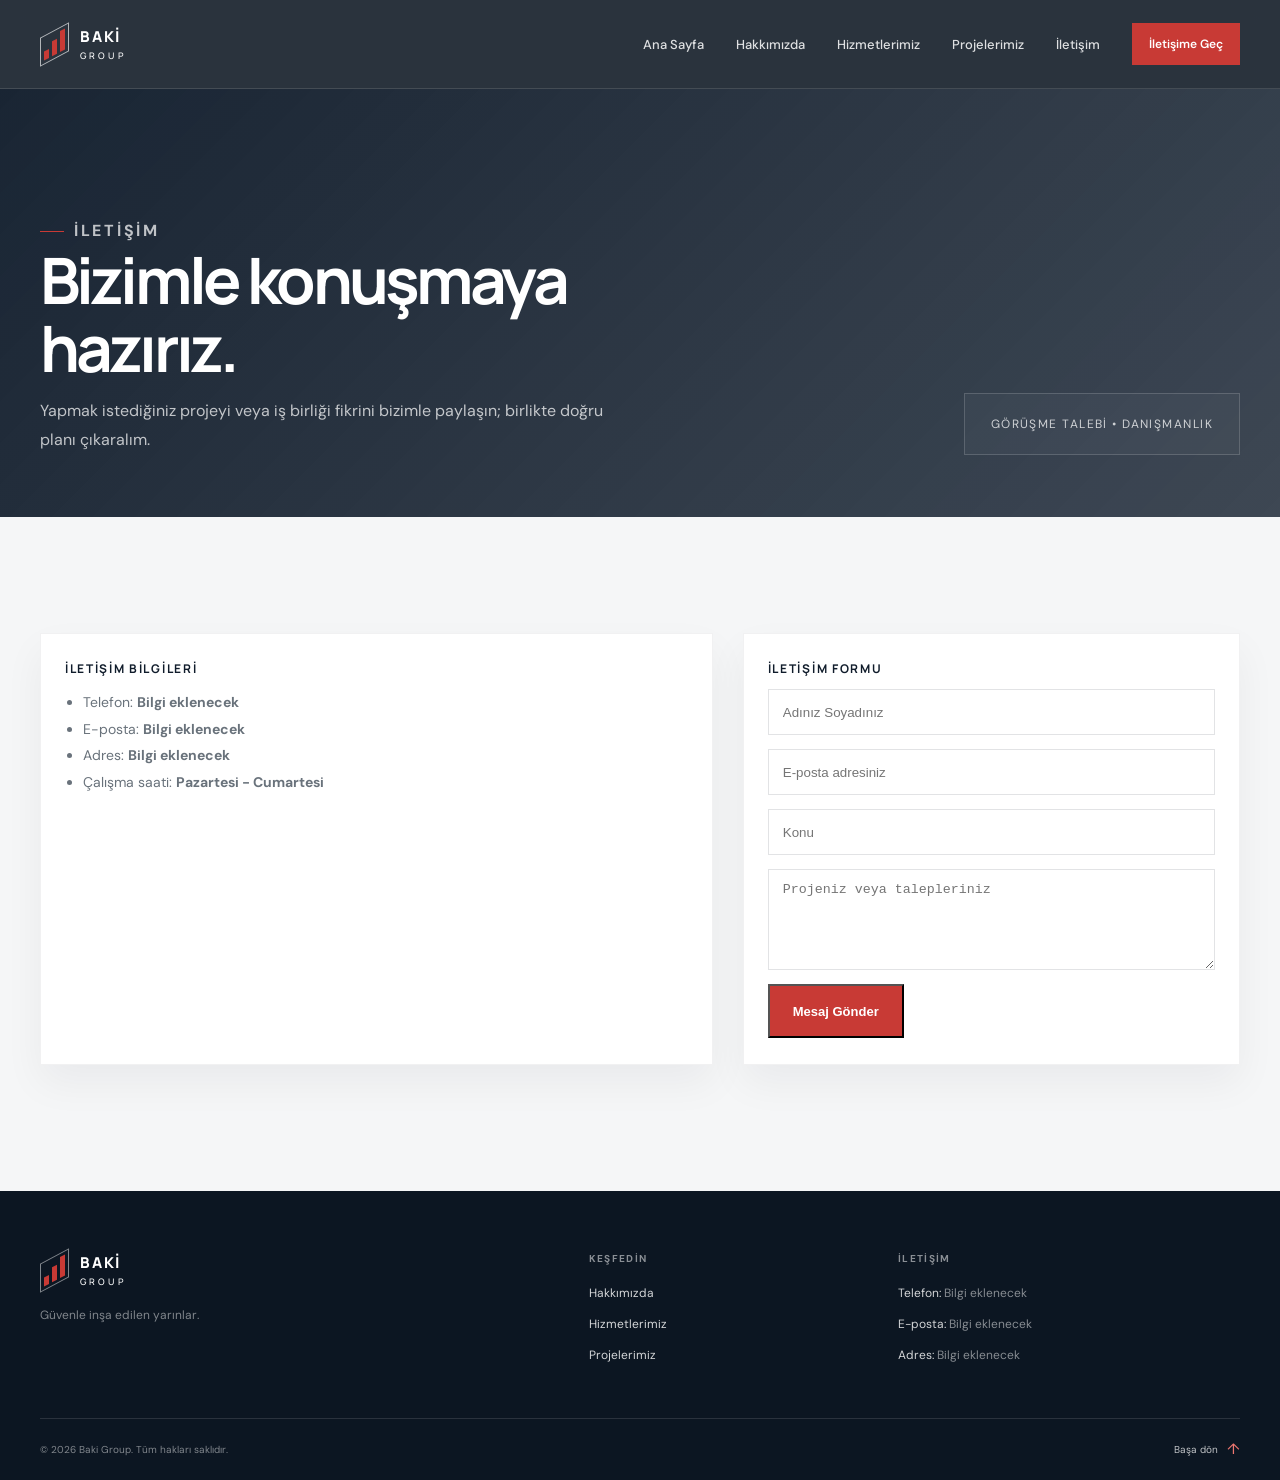
<file: contact.html>
<!doctype html>
<html lang="tr">
  <head>
    <meta charset="utf-8">
    <meta name="viewport" content="width=device-width, initial-scale=1">
    <meta name="theme-color" content="#101c2b">
    <meta name="description" content="Baki Group iletişim sayfası." />
    <title>Baki Group | İletişim</title>
    <link rel="preconnect" href="https://fonts.googleapis.com">
    <link rel="preconnect" href="https://fonts.gstatic.com" crossorigin>
    <link rel="preconnect" href="https://images.unsplash.com">
    <link href="https://fonts.googleapis.com/css2?family=DM+Sans:wght@400;500;600;700&family=Manrope:wght@400;500;600;700;800&display=swap" rel="stylesheet">
    <link rel="stylesheet" href="style.css">
    <script src="script.js" defer></script>
  </head>
  <body class="page-shell">
    <header class="site-header page-header" id="ust">
      <div class="container header-inner">
        <a class="brand" href="index.html" aria-label="Baki Group ana sayfa">
          <span class="brand-mark" aria-hidden="true"><span></span><span></span><span></span></span>
          <span class="brand-name">BAKİ<span>GROUP</span></span>
        </a>
        <button class="menu-toggle" type="button" aria-label="Menüyü aç" aria-expanded="false" aria-controls="site-navigation">
          <span></span><span></span>
        </button>
        <nav class="site-navigation" id="site-navigation" aria-label="Ana menü">
          <a href="index.html">Ana Sayfa</a>
          <a href="about.html">Hakkımızda</a>
          <a href="services.html">Hizmetlerimiz</a>
          <a href="projects.html">Projelerimiz</a>
          <a href="contact.html">İletişim</a>
          <a class="button button-small button-red nav-cta" href="contact.html">İletişime Geç</a>
        </nav>
      </div>
    </header>

    <main>
      <section class="page-hero" aria-labelledby="contact-title">
        <div class="container page-hero-inner">
          <div>
            <p class="eyebrow eyebrow-light"><span></span> İLETİŞİM</p>
            <h1 id="contact-title">Bizimle konuşmaya hazırız.</h1>
            <p>Yapmak istediğiniz projeyi veya iş birliği fikrini bizimle paylaşın; birlikte doğru planı çıkaralım.</p>
          </div>
          <div class="page-hero-badge">Görüşme talebi • Danışmanlık</div>
        </div>
      </section>

      <section class="section-space">
        <div class="container detail-layout">
          <div class="content-panel info-card reveal">
            <h3>İletişim bilgileri</h3>
            <ul>
              <li>Telefon: <strong>Bilgi eklenecek</strong></li>
              <li>E-posta: <strong>Bilgi eklenecek</strong></li>
              <li>Adres: <strong>Bilgi eklenecek</strong></li>
              <li>Çalışma saati: <strong>Pazartesi - Cumartesi</strong></li>
            </ul>
          </div>
          <div class="content-panel info-card reveal">
            <h3>İletişim formu</h3>
            <form>
              <div style="display:grid; gap:14px;">
                <input type="text" placeholder="Adınız Soyadınız" style="width:100%; min-height:46px; border:1px solid rgba(16,28,43,.12); padding:0 14px; background:#fff;" />
                <input type="email" placeholder="E-posta adresiniz" style="width:100%; min-height:46px; border:1px solid rgba(16,28,43,.12); padding:0 14px; background:#fff;" />
                <input type="text" placeholder="Konu" style="width:100%; min-height:46px; border:1px solid rgba(16,28,43,.12); padding:0 14px; background:#fff;" />
                <textarea placeholder="Projeniz veya talepleriniz" rows="5" style="width:100%; resize:vertical; border:1px solid rgba(16,28,43,.12); padding:12px 14px; background:#fff;"></textarea>
                <button type="submit" class="button button-red" style="justify-self:start;">Mesaj Gönder</button>
              </div>
            </form>
          </div>
        </div>
      </section>
    </main>

    <footer class="site-footer">
      <div class="container footer-main">
        <div class="footer-brand">
          <a class="brand brand-footer" href="index.html"><span class="brand-mark" aria-hidden="true"><span></span><span></span><span></span></span><span class="brand-name">BAKİ<span>GROUP</span></span></a>
          <p>Güvenle inşa edilen yarınlar.</p>
        </div>
        <div class="footer-column">
          <h2>Keşfedin</h2>
          <a href="about.html">Hakkımızda</a>
          <a href="services.html">Hizmetlerimiz</a>
          <a href="projects.html">Projelerimiz</a>
        </div>
        <div class="footer-column footer-contact">
          <h2>İletişim</h2>
          <p>Telefon: <span>Bilgi eklenecek</span></p>
          <p>E-posta: <span>Bilgi eklenecek</span></p>
          <p>Adres: <span>Bilgi eklenecek</span></p>
        </div>
      </div>
      <div class="container footer-bottom">
        <p>© <span id="current-year"></span> Baki Group. Tüm hakları saklıdır.</p>
        <a href="#ust">Başa dön <span aria-hidden="true">↑</span></a>
      </div>
    </footer>
  </body>
</html>
</file>
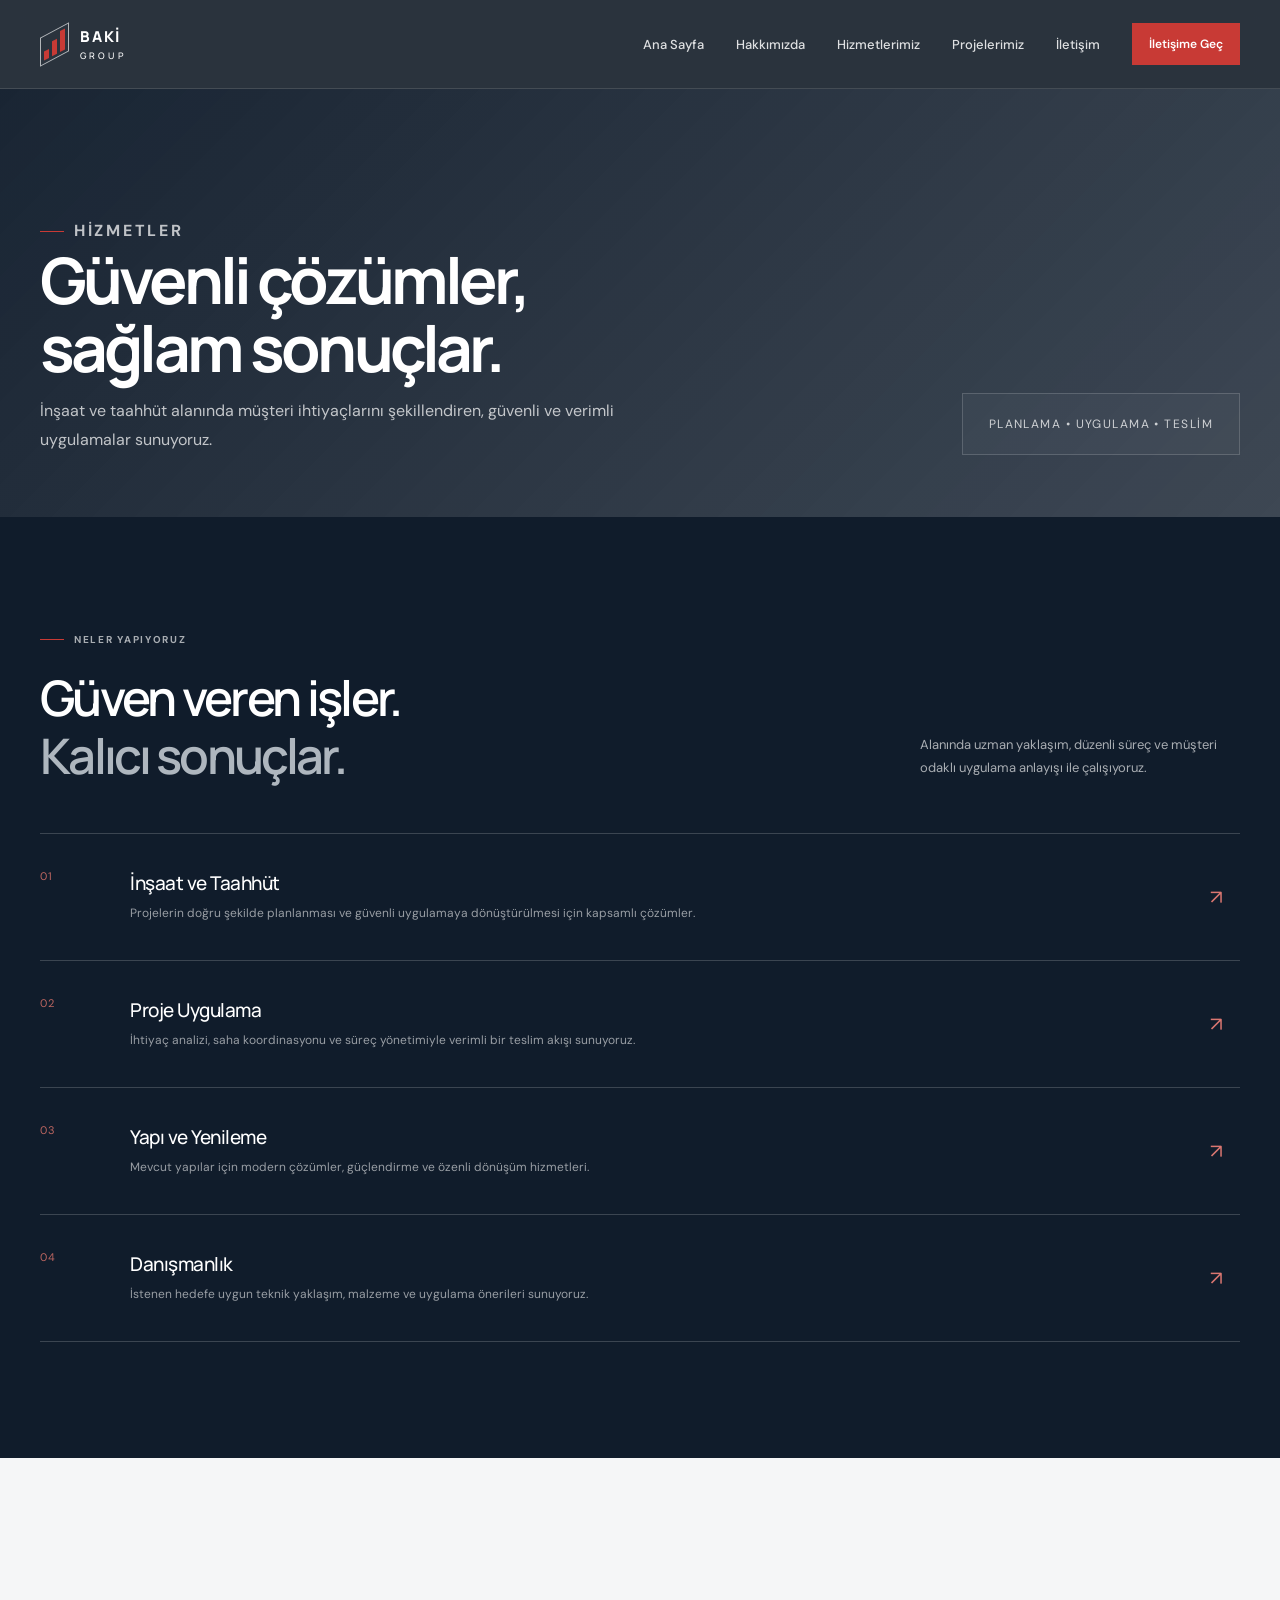
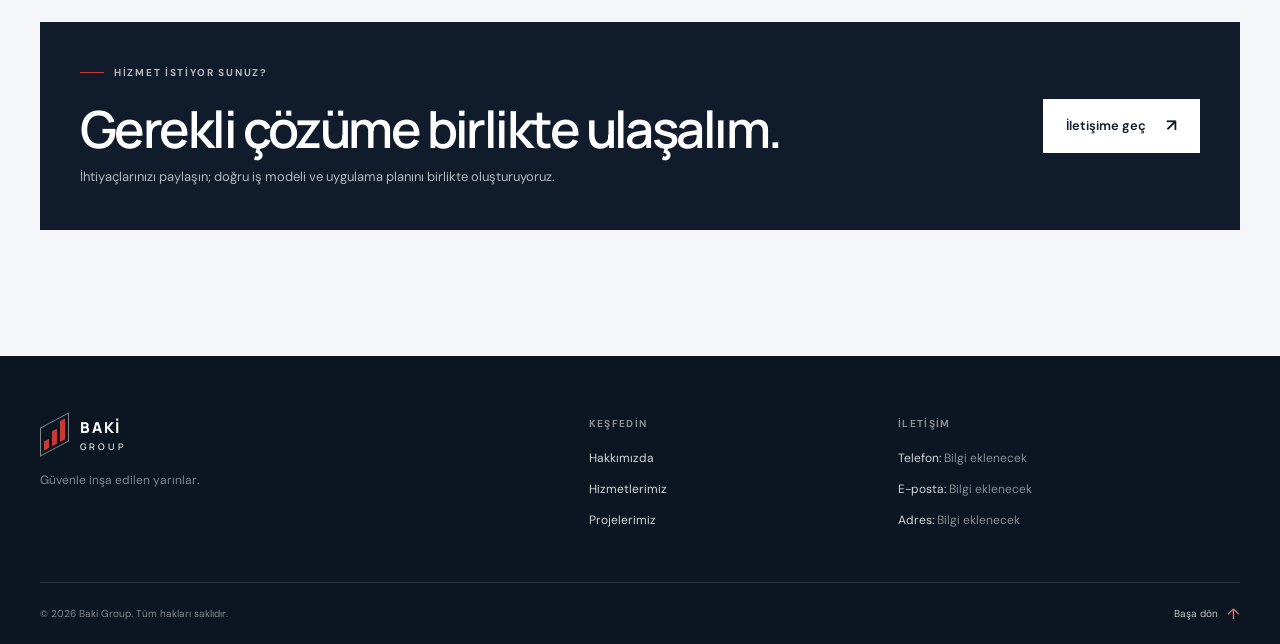
<file: services.html>
<!doctype html>
<html lang="tr">
  <head>
    <meta charset="utf-8">
    <meta name="viewport" content="width=device-width, initial-scale=1">
    <meta name="theme-color" content="#101c2b">
    <meta name="description" content="Baki Group hizmetler sayfası." />
    <title>Baki Group | Hizmetlerimiz</title>
    <link rel="preconnect" href="https://fonts.googleapis.com">
    <link rel="preconnect" href="https://fonts.gstatic.com" crossorigin>
    <link rel="preconnect" href="https://images.unsplash.com">
    <link href="https://fonts.googleapis.com/css2?family=DM+Sans:wght@400;500;600;700&family=Manrope:wght@400;500;600;700;800&display=swap" rel="stylesheet">
    <link rel="stylesheet" href="style.css">
    <script src="script.js" defer></script>
  </head>
  <body class="page-shell">
    <header class="site-header page-header" id="ust">
      <div class="container header-inner">
        <a class="brand" href="index.html" aria-label="Baki Group ana sayfa">
          <span class="brand-mark" aria-hidden="true"><span></span><span></span><span></span></span>
          <span class="brand-name">BAKİ<span>GROUP</span></span>
        </a>
        <button class="menu-toggle" type="button" aria-label="Menüyü aç" aria-expanded="false" aria-controls="site-navigation">
          <span></span><span></span>
        </button>
        <nav class="site-navigation" id="site-navigation" aria-label="Ana menü">
          <a href="index.html">Ana Sayfa</a>
          <a href="about.html">Hakkımızda</a>
          <a href="services.html">Hizmetlerimiz</a>
          <a href="projects.html">Projelerimiz</a>
          <a href="contact.html">İletişim</a>
          <a class="button button-small button-red nav-cta" href="contact.html">İletişime Geç</a>
        </nav>
      </div>
    </header>

    <main>
      <section class="page-hero" aria-labelledby="services-page-title">
        <div class="container page-hero-inner">
          <div>
            <p class="eyebrow eyebrow-light"><span></span> HİZMETLER</p>
            <h1 id="services-page-title">Güvenli çözümler, sağlam sonuçlar.</h1>
            <p>İnşaat ve taahhüt alanında müşteri ihtiyaçlarını şekillendiren, güvenli ve verimli uygulamalar sunuyoruz.</p>
          </div>
          <div class="page-hero-badge">Planlama • Uygulama • Teslim</div>
        </div>
      </section>

      <section class="services section-space" aria-labelledby="services-title">
        <div class="container">
          <div class="section-heading reveal">
            <div>
              <p class="eyebrow eyebrow-light"><span></span> NELER YAPIYORUZ</p>
              <h2 id="services-title">Güven veren işler.<br><span>Kalıcı sonuçlar.</span></h2>
            </div>
            <p class="section-heading-note">Alanında uzman yaklaşım, düzenli süreç ve müşteri odaklı uygulama anlayışı ile çalışıyoruz.</p>
          </div>
          <div class="service-list">
            <article class="service-item reveal">
              <span class="service-number">01</span>
              <div><h3>İnşaat ve Taahhüt</h3><p>Projelerin doğru şekilde planlanması ve güvenli uygulamaya dönüştürülmesi için kapsamlı çözümler.</p></div>
              <span class="service-icon" aria-hidden="true">↗</span>
            </article>
            <article class="service-item reveal">
              <span class="service-number">02</span>
              <div><h3>Proje Uygulama</h3><p>İhtiyaç analizi, saha koordinasyonu ve süreç yönetimiyle verimli bir teslim akışı sunuyoruz.</p></div>
              <span class="service-icon" aria-hidden="true">↗</span>
            </article>
            <article class="service-item reveal">
              <span class="service-number">03</span>
              <div><h3>Yapı ve Yenileme</h3><p>Mevcut yapılar için modern çözümler, güçlendirme ve özenli dönüşüm hizmetleri.</p></div>
              <span class="service-icon" aria-hidden="true">↗</span>
            </article>
            <article class="service-item reveal">
              <span class="service-number">04</span>
              <div><h3>Danışmanlık</h3><p>İstenen hedefe uygun teknik yaklaşım, malzeme ve uygulama önerileri sunuyoruz.</p></div>
              <span class="service-icon" aria-hidden="true">↗</span>
            </article>
          </div>
        </div>
      </section>

      <section class="container section-space">
        <div class="page-cta reveal">
          <div class="contact-inner">
            <div>
              <p class="eyebrow eyebrow-light"><span></span> HİZMET İSTİYOR SUNUZ?</p>
              <h2>Gerekli çözüme birlikte ulaşalım.</h2>
              <p>İhtiyaçlarınızı paylaşın; doğru iş modeli ve uygulama planını birlikte oluşturuyoruz.</p>
            </div>
            <a class="button button-light" href="contact.html">İletişime geç <span class="button-arrow" aria-hidden="true">↗</span></a>
          </div>
        </div>
      </section>
    </main>

    <footer class="site-footer">
      <div class="container footer-main">
        <div class="footer-brand">
          <a class="brand brand-footer" href="index.html"><span class="brand-mark" aria-hidden="true"><span></span><span></span><span></span></span><span class="brand-name">BAKİ<span>GROUP</span></span></a>
          <p>Güvenle inşa edilen yarınlar.</p>
        </div>
        <div class="footer-column">
          <h2>Keşfedin</h2>
          <a href="about.html">Hakkımızda</a>
          <a href="services.html">Hizmetlerimiz</a>
          <a href="projects.html">Projelerimiz</a>
        </div>
        <div class="footer-column footer-contact">
          <h2>İletişim</h2>
          <p>Telefon: <span>Bilgi eklenecek</span></p>
          <p>E-posta: <span>Bilgi eklenecek</span></p>
          <p>Adres: <span>Bilgi eklenecek</span></p>
        </div>
      </div>
      <div class="container footer-bottom">
        <p>© <span id="current-year"></span> Baki Group. Tüm hakları saklıdır.</p>
        <a href="#ust">Başa dön <span aria-hidden="true">↑</span></a>
      </div>
    </footer>
  </body>
</html>
</file>
<file: style.css>
:root {
  color-scheme: light;
  --navy: #101c2b;
  --red: #c83a35;
  --paper: #fff;
  --mist: #f5f6f7;
  --text: #222c36;
  --muted: #69727b;
  --font-body: "DM Sans", Arial, sans-serif;
  --font-display: "Manrope", "DM Sans", sans-serif;
  --container: 1200px;
}

* { box-sizing: border-box; }
html { scroll-behavior: smooth; scroll-padding-top: 84px; }
body {
  margin: 0;
  color: var(--text);
  background: var(--paper);
  font-family: var(--font-body);
  -webkit-font-smoothing: antialiased;
}
body.menu-open { overflow: hidden; }
img { display: block; max-width: 100%; }
a { color: inherit; text-decoration: none; }
a:focus-visible, button:focus-visible { outline: 3px solid #ee8e89; outline-offset: 4px; }
.container { width: min(var(--container), calc(100% - 64px)); margin-inline: auto; }
.skip-link {
  position: fixed; z-index: 20; top: 12px; left: 12px; padding: 12px 16px;
  color: var(--paper); background: var(--navy); transform: translateY(-160%);
}
.skip-link:focus { transform: translateY(0); }
.site-header {
  position: absolute; z-index: 10; inset: 0 0 auto; color: var(--paper);
  border-bottom: 1px solid rgb(255 255 255 / 15%);
}
.header-inner { display: flex; min-height: 88px; align-items: center; justify-content: space-between; gap: 36px; }
.brand { display: inline-flex; flex: 0 0 auto; align-items: center; gap: 11px; }
.brand-mark {
  display: flex; width: 29px; height: 29px; align-items: flex-end; gap: 3px; padding: 3px;
  border: 1px solid rgb(255 255 255 / 64%); transform: skewY(-28deg);
}
.brand-mark span { display: block; width: 5px; background: var(--red); }
.brand-mark span:nth-child(1) { height: 9px; }
.brand-mark span:nth-child(2) { height: 15px; }
.brand-mark span:nth-child(3) { height: 21px; }
.brand-name { font-family: var(--font-display); font-size: 15px; font-weight: 800; letter-spacing: .12em; }
.brand-name > span { display: block; margin-top: 2px; font-size: 9px; font-weight: 500; letter-spacing: .35em; }
.site-navigation { display: flex; align-items: center; gap: clamp(18px, 2.5vw, 35px); font-size: 13px; font-weight: 500; }
.site-navigation > a:not(.button) { position: relative; padding-block: 8px; color: rgb(255 255 255 / 85%); transition: color 180ms ease; }
.site-navigation > a:not(.button)::after {
  position: absolute; inset: auto 0 1px; height: 1px; background: var(--paper); content: "";
  transform: scaleX(0); transform-origin: left; transition: transform 180ms ease;
}
.site-navigation > a:not(.button):hover { color: var(--paper); }
.site-navigation > a:not(.button):hover::after { transform: scaleX(1); }
.button {
  display: inline-flex; min-height: 54px; align-items: center; justify-content: center; gap: 20px;
  padding: 0 23px; font-size: 13px; font-weight: 600;
  transition: background-color 180ms ease, border-color 180ms ease, color 180ms ease, transform 180ms ease;
}
.button:hover { transform: translateY(-2px); }
.button-small { min-height: 42px; padding-inline: 17px; font-size: 12px; }
.button-red { color: var(--paper); background: var(--red); }
.button-red:hover { background: #a92d2a; }
.button-outline { color: var(--paper); border: 1px solid rgb(255 255 255 / 55%); }
.button-outline:hover { color: var(--navy); background: var(--paper); }
.button-arrow { font-size: 17px; line-height: 1; }
.menu-toggle { display: none; }
.hero {
  position: relative; display: flex; min-height: max(680px, min(780px, 100svh)); align-items: center;
  overflow: hidden; color: var(--paper); background: #273342;
}
.hero-image, .hero-shade { position: absolute; inset: 0; width: 100%; height: 100%; }
.hero-image { object-fit: cover; object-position: center 45%; animation: hero-arrive 1.1s ease-out both; }
.hero-shade {
  background: linear-gradient(90deg, rgb(11 20 31 / 83%), rgb(11 20 31 / 65%) 44%, rgb(11 20 31 / 19%)),
    linear-gradient(0deg, rgb(11 20 31 / 28%), transparent 36%);
}
.hero-content { position: relative; z-index: 1; padding-top: 80px; animation: content-arrive 750ms 120ms both; }
.eyebrow { display: flex; align-items: center; gap: 10px; margin: 0 0 23px; color: var(--muted); font-size: 10px; font-weight: 700; letter-spacing: .17em; }
.eyebrow > span { display: inline-block; width: 24px; height: 1px; background: var(--red); }
.eyebrow-light { color: rgb(255 255 255 / 79%); }
h1, h2, h3, p { margin-top: 0; }
h1, h2, h3 { font-family: var(--font-display); }
.hero h1 { max-width: 800px; margin-bottom: 22px; font-size: clamp(46px, 7.2vw, 88px); font-weight: 600; letter-spacing: -.065em; line-height: 1.08; }
.hero-description { max-width: 490px; margin-bottom: 34px; color: rgb(255 255 255 / 82%); font-size: clamp(15px, 1.4vw, 17px); line-height: 1.8; }
.hero-actions { display: flex; flex-wrap: wrap; gap: 13px; }
.hero-scroll, .hero-index { position: absolute; z-index: 1; bottom: 32px; color: rgb(255 255 255 / 80%); font-size: 10px; letter-spacing: .05em; }
.hero-scroll { left: max(32px, calc((100% - var(--container)) / 2)); display: flex; align-items: center; gap: 12px; }
.scroll-line { width: 35px; height: 1px; background: var(--red); }
.hero-index { right: max(32px, calc((100% - var(--container)) / 2)); letter-spacing: .14em; }
.section-space { padding-block: 116px; }
.intro-grid { display: grid; grid-template-columns: 1fr .88fr; align-items: center; gap: clamp(55px, 9vw, 125px); }
.intro-visual { position: relative; min-height: 515px; background: #e2e5e7; }
.intro-visual img { position: absolute; inset: 0; width: 100%; height: 100%; object-fit: cover; }
.image-caption { position: absolute; right: 0; bottom: 0; padding: 16px 20px; color: var(--paper); background: var(--navy); font-size: 11px; }
.intro-accent { position: absolute; z-index: -1; top: 24px; left: -24px; width: 68px; height: 68px; border-top: 2px solid var(--red); border-left: 2px solid var(--red); }
.intro-copy .eyebrow { margin-bottom: 20px; }
.intro-copy h2, .section-heading h2 {
  margin-bottom: 23px; color: var(--navy); font-size: clamp(34px, 4vw, 49px); font-weight: 600;
  letter-spacing: -.055em; line-height: 1.18;
}
.intro-copy h2 span, .section-heading h2 span { color: #78818a; }
.intro-copy > p:not(.eyebrow) { margin-bottom: 17px; color: var(--muted); font-size: 14px; line-height: 1.9; }
.text-link { display: inline-flex; align-items: center; gap: 15px; margin-top: 13px; color: var(--navy); font-size: 12px; font-weight: 700; }
.text-link span { color: var(--red); font-size: 17px; transition: transform 180ms ease; }
.text-link:hover span { transform: translate(3px, -3px); }
.services { color: var(--paper); background: var(--navy); }
.section-heading { display: flex; align-items: flex-end; justify-content: space-between; gap: 40px; margin-bottom: 48px; }
.section-heading .eyebrow { color: rgb(255 255 255 / 64%); }
.section-heading h2 { margin-bottom: 0; color: var(--paper); }
.section-heading h2 span { color: #aeb6be; }
.section-heading-note { max-width: 320px; margin: 0 0 5px; color: var(--muted); font-size: 13px; line-height: 1.8; }
.services .section-heading-note { color: rgb(255 255 255 / 64%); }
.service-list { border-top: 1px solid rgb(255 255 255 / 18%); }
.service-item {
  display: grid; min-height: 127px; grid-template-columns: 72px 1fr 30px; align-items: center; gap: 18px;
  border-bottom: 1px solid rgb(255 255 255 / 18%); transition: padding 200ms ease, background-color 200ms ease;
}
.service-item:hover { padding-inline: 14px; background: rgb(255 255 255 / 3%); }
.service-number { align-self: start; padding-top: 35px; color: #bd6661; font-size: 11px; letter-spacing: .09em; }
.service-item h3 { margin-bottom: 7px; font-size: 19px; font-weight: 500; letter-spacing: -.025em; }
.service-item p { margin-bottom: 0; color: rgb(255 255 255 / 57%); font-size: 12px; line-height: 1.7; }
.service-icon { color: #db7771; font-size: 20px; }
.content-note { margin: 17px 0 0; color: var(--muted); font-size: 11px; line-height: 1.7; }
.services .content-note { color: rgb(255 255 255 / 46%); }

.simpler-stats {
  margin-top: -32px;
  position: relative;
  z-index: 2;
}

.stats-row {
  display: grid;
  grid-template-columns: repeat(4, minmax(0, 1fr));
  gap: 18px;
}

.stat-box {
  padding: 24px 20px;
  background: var(--paper);
  border: 1px solid rgba(16, 28, 43, 0.08);
  box-shadow: 0 14px 28px rgba(16, 28, 43, 0.05);
  text-align: center;
}

.stat-box strong {
  display: block;
  margin-bottom: 6px;
  color: var(--navy);
  font-size: clamp(26px, 3vw, 38px);
  font-weight: 700;
  letter-spacing: -0.06em;
}

.stat-box span {
  color: var(--muted);
  font-size: 11px;
  font-weight: 600;
  letter-spacing: .12em;
  text-transform: uppercase;
}
.projects { background: var(--mist); }
.project-heading .eyebrow { margin-bottom: 19px; }
.project-heading .section-heading-note { max-width: 280px; }
.project-grid { display: grid; grid-template-columns: repeat(3, minmax(0, 1fr)); gap: 24px; }
.project-card { min-width: 0; background: var(--paper); }
.project-image { position: relative; height: clamp(200px, 23vw, 290px); overflow: hidden; background: #d8dcdf; }
.project-image img { width: 100%; height: 100%; object-fit: cover; transition: transform 500ms cubic-bezier(.2, .65, .3, 1); }
.project-card:hover .project-image img { transform: scale(1.045); }
.project-tag { position: absolute; top: 14px; left: 14px; padding: 8px 11px; color: var(--paper); background: var(--navy); font-size: 9px; font-weight: 600; letter-spacing: .04em; text-transform: uppercase; }
.project-info { padding: 22px 22px 24px; }
.project-category { display: block; margin-bottom: 11px; color: var(--red); font-size: 9px; font-weight: 700; letter-spacing: .14em; }
.project-info h3 { margin-bottom: 8px; color: var(--navy); font-size: 18px; font-weight: 600; letter-spacing: -.025em; }
.project-info p { margin-bottom: 0; color: var(--muted); font-size: 12px; line-height: 1.7; }
.contact-cta {
  padding-block: 76px; color: var(--paper);
  background: linear-gradient(90deg, rgb(16 28 43 / 97%), rgb(16 28 43 / 91%)),
    url("https://images.unsplash.com/photo-1487958449943-2429e8be8625?auto=format&fit=crop&w=1800&q=75") center 52% / cover, var(--navy);
}
.contact-inner { display: flex; align-items: center; justify-content: space-between; gap: 48px; }
.contact-inner .eyebrow { margin-bottom: 17px; }
.contact-inner h2 { margin-bottom: 12px; font-size: clamp(34px, 4.3vw, 52px); font-weight: 600; letter-spacing: -.055em; line-height: 1.15; }
.contact-inner > div > p:last-child { margin-bottom: 0; color: rgb(255 255 255 / 68%); font-size: 13px; line-height: 1.7; }
.button-light { flex: 0 0 auto; color: var(--navy); background: var(--paper); }
.button-light:hover { color: var(--paper); background: var(--red); }
.site-footer { color: var(--paper); background: #0c1622; }
.footer-main { display: grid; grid-template-columns: 1.4fr .7fr 1fr; gap: 70px; padding-block: 61px 52px; }
.brand-footer .brand-mark { border-color: rgb(255 255 255 / 48%); }
.footer-brand > p { margin: 19px 0 0; color: rgb(255 255 255 / 48%); font-size: 12px; }
.footer-column { display: flex; flex-direction: column; align-items: flex-start; gap: 12px; font-size: 12px; }
.footer-column h2 { margin-bottom: 7px; color: rgb(255 255 255 / 52%); font-family: var(--font-body); font-size: 10px; font-weight: 700; letter-spacing: .13em; text-transform: uppercase; }
.footer-column > a, .footer-column p { margin: 0; color: rgb(255 255 255 / 82%); line-height: 1.6; }
.footer-column > a:hover, .footer-bottom a:hover { color: #ef9691; }
.footer-contact p span { color: rgb(255 255 255 / 50%); }
.footer-bottom { display: flex; min-height: 62px; align-items: center; justify-content: space-between; gap: 20px; border-top: 1px solid rgb(255 255 255 / 12%); color: rgb(255 255 255 / 48%); font-size: 10px; }
.footer-bottom p { margin: 0; }
.footer-bottom a { display: flex; align-items: center; gap: 9px; color: rgb(255 255 255 / 75%); }
.footer-bottom a span { color: #ef7771; font-size: 15px; }
.reveal { opacity: 0; transform: translateY(22px); transition: opacity 650ms ease, transform 650ms ease; }
.reveal.is-visible { opacity: 1; transform: translateY(0); }

body.page-shell {
  background: var(--mist);
}

.page-shell .site-header {
  position: sticky;
  top: 0;
  background: rgba(12, 22, 34, 0.87);
  backdrop-filter: blur(12px);
  border-bottom: 1px solid rgba(255, 255, 255, 0.12);
}

.page-hero {
  padding: 128px 0 62px;
  color: var(--paper);
  background: linear-gradient(135deg, rgba(16, 28, 43, 0.96), rgba(16, 28, 43, 0.8)),
    url("https://images.unsplash.com/photo-1512917774080-9991f1c4c750?auto=format&fit=crop&w=1800&q=80") center/cover no-repeat;
}

.page-hero-inner {
  display: grid;
  grid-template-columns: 1.15fr .85fr;
  align-items: end;
  gap: 34px;
}

.page-hero h1 {
  margin-bottom: 16px;
  font-size: clamp(42px, 5vw, 72px);
  letter-spacing: -0.06em;
  line-height: 1.06;
}

.page-hero p {
  max-width: 600px;
  margin: 0;
  color: rgba(255, 255, 255, 0.72);
  font-size: 16px;
  line-height: 1.8;
}

.page-hero-badge {
  justify-self: end;
  padding: 22px 26px;
  border: 1px solid rgba(255, 255, 255, 0.16);
  background: rgba(255, 255, 255, 0.03);
  color: rgba(255, 255, 255, 0.75);
  font-size: 12px;
  letter-spacing: 0.12em;
  text-transform: uppercase;
}

.section-heading-h2 {
  margin: 0;
  color: var(--navy);
  font-size: clamp(34px, 4vw, 49px);
  font-weight: 600;
  letter-spacing: -0.055em;
  line-height: 1.18;
}

.page-shell main {
  padding-bottom: 10px;
}

.content-panel {
  background: var(--paper);
  border: 1px solid rgba(16, 28, 43, 0.06);
  box-shadow: 0 18px 38px rgba(16, 28, 43, 0.05);
}

.project-toolbar {
  display: flex;
  flex-wrap: wrap;
  align-items: center;
  justify-content: space-between;
  gap: 18px;
  margin-bottom: 28px;
}

.project-filter {
  display: flex;
  flex-wrap: wrap;
  gap: 10px;
}

.filter-button {
  min-height: 44px;
  padding: 0 18px;
  border: 1px solid rgba(16, 28, 43, 0.14);
  background: transparent;
  color: var(--navy);
  font-size: 12px;
  font-weight: 700;
  letter-spacing: 0.09em;
  text-transform: uppercase;
  cursor: pointer;
  transition: all 180ms ease;
}

.filter-button:hover,
.filter-button.is-active {
  background: var(--navy);
  border-color: var(--navy);
  color: var(--paper);
}

.project-list {
  display: grid;
  grid-template-columns: repeat(3, minmax(0, 1fr));
  gap: 24px;
}

.project-card {
  display: flex;
  flex-direction: column;
  min-width: 0;
  background: var(--paper);
  border: 1px solid rgba(16, 28, 43, 0.06);
  box-shadow: 0 10px 30px rgba(16, 28, 43, 0.04);
  opacity: 1;
  transition: opacity 180ms ease, transform 180ms ease;
}

.project-card.is-hidden {
  display: none;
}

.project-card:hover {
  transform: translateY(-4px);
}

.project-card .project-image {
  height: clamp(220px, 24vw, 300px);
}

.project-card .project-info {
  display: flex;
  flex: 1;
  flex-direction: column;
}

.project-link {
  margin-top: auto;
  padding-top: 16px;
}

.detail-layout {
  display: grid;
  grid-template-columns: 1.15fr 0.85fr;
  gap: 30px;
}

.featured-visual {
  overflow: hidden;
  border: 1px solid rgba(16, 28, 43, 0.06);
  background: #dfe4e8;
}

.featured-visual img {
  width: 100%;
  height: clamp(340px, 42vw, 620px);
  object-fit: cover;
}

.info-side {
  display: flex;
  flex-direction: column;
  gap: 20px;
}

.info-card {
  padding: 26px 24px;
}

.info-card h3 {
  margin-bottom: 12px;
  color: var(--navy);
  font-size: 12px;
  letter-spacing: 0.14em;
  text-transform: uppercase;
}

.info-card ul {
  padding-left: 18px;
  margin: 0;
  color: var(--muted);
  font-size: 14px;
  line-height: 1.9;
}

.case-stats {
  display: grid;
  grid-template-columns: repeat(2, minmax(0, 1fr));
  gap: 14px;
}

.stat-box {
  padding: 18px 16px;
  border: 1px solid rgba(16, 28, 43, 0.08);
  background: rgba(245, 246, 247, 0.8);
}

.stat-box strong {
  display: block;
  margin-bottom: 6px;
  color: var(--navy);
  font-size: 22px;
  font-weight: 700;
  letter-spacing: -0.04em;
}

.stat-box span {
  color: var(--muted);
  font-size: 12px;
  text-transform: uppercase;
  letter-spacing: 0.08em;
}

.story-block {
  margin-top: 36px;
}

.story-block h2,
.gallery-grid h2,
.process-list h2 {
  margin-bottom: 16px;
  color: var(--navy);
  font-size: clamp(30px, 3vw, 42px);
  letter-spacing: -0.05em;
}

.story-block p {
  margin-bottom: 18px;
  color: var(--muted);
  font-size: 15px;
  line-height: 1.9;
}

.gallery-grid {
  display: grid;
  grid-template-columns: repeat(3, minmax(0, 1fr));
  gap: 18px;
  margin-top: 36px;
}

.gallery-grid img {
  width: 100%;
  height: 240px;
  object-fit: cover;
  border: 1px solid rgba(16, 28, 43, 0.06);
}

.process-list {
  margin-top: 38px;
}

.process-items {
  display: grid;
  grid-template-columns: repeat(3, minmax(0, 1fr));
  gap: 18px;
}

.process-item {
  padding: 22px 20px;
  border: 1px solid rgba(16, 28, 43, 0.08);
  background: var(--paper);
}

.process-item span {
  display: inline-block;
  margin-bottom: 12px;
  color: var(--red);
  font-size: 11px;
  font-weight: 700;
  letter-spacing: 0.12em;
  text-transform: uppercase;
}

.process-item h3 {
  margin-bottom: 8px;
  color: var(--navy);
  font-size: 19px;
}

.process-item p {
  margin: 0;
  color: var(--muted);
  font-size: 13px;
  line-height: 1.8;
}

.page-cta {
  margin-top: 48px;
  padding: 42px 40px;
  background: var(--navy);
  color: var(--paper);
}

.page-cta .contact-inner {
  align-items: center;
}

.page-cta h2 {
  margin-bottom: 8px;
  color: var(--paper);
  font-size: clamp(32px, 4vw, 52px);
  letter-spacing: -0.05em;
}

.page-cta p {
  margin: 0;
  color: rgba(255, 255, 255, 0.7);
  line-height: 1.8;
}

@keyframes hero-arrive { from { transform: scale(1.035); } to { transform: scale(1); } }
@keyframes content-arrive { from { opacity: 0; transform: translateY(18px); } to { opacity: 1; transform: translateY(0); } }

@media (min-width: 1500px) { .hero { min-height: 820px; } }
@media (max-width: 900px) {
  .container { width: min(var(--container), calc(100% - 48px)); }
  .header-inner { min-height: 78px; }
  .site-navigation { gap: 16px; font-size: 12px; }
  .site-navigation .button-small { padding-inline: 12px; }
  .section-space { padding-block: 88px; }
  .intro-grid { grid-template-columns: 1fr 1fr; gap: 42px; }
  .intro-visual { min-height: 430px; }
  .project-grid { gap: 16px; }
  .project-info { padding-inline: 16px; }
  .project-image { height: 220px; }
}
@media (max-width: 700px) {
  html { scroll-padding-top: 70px; }
  .container { width: calc(100% - 40px); }
  .site-header { background: rgb(12 22 34 / 38%); }
  .header-inner { min-height: 70px; }
  .menu-toggle {
    position: relative; z-index: 12; display: flex; width: 44px; height: 44px; flex-direction: column;
    align-items: center; justify-content: center; gap: 6px; padding: 0;
    border: 1px solid rgb(255 255 255 / 34%); background: transparent; cursor: pointer;
  }
  .menu-toggle span { width: 18px; height: 1px; background: var(--paper); transition: transform 180ms ease; }
  .menu-toggle[aria-expanded="true"] span:first-child { transform: translateY(3.5px) rotate(45deg); }
  .menu-toggle[aria-expanded="true"] span:last-child { transform: translateY(-3.5px) rotate(-45deg); }
  .site-navigation {
    position: fixed; z-index: 11; inset: 0; display: flex; flex-direction: column; align-items: stretch;
    justify-content: center; gap: 6px; padding: 90px 34px 40px; background: var(--navy);
    opacity: 0; pointer-events: none; transform: translateY(-8px);
    transition: opacity 180ms ease, transform 180ms ease;
  }
  .site-navigation.is-open { opacity: 1; pointer-events: auto; transform: translateY(0); }
  .site-navigation > a:not(.button) { padding-block: 14px; border-bottom: 1px solid rgb(255 255 255 / 12%); color: var(--paper); font-family: var(--font-display); font-size: 20px; font-weight: 500; }
  .site-navigation > a:not(.button)::after { display: none; }
  .site-navigation .nav-cta { align-self: flex-start; margin-top: 20px; padding-inline: 20px; }
  .hero { min-height: max(650px, 92svh); }
  .hero-image { object-position: 58% center; }
  .hero-shade { background: linear-gradient(90deg, rgb(11 20 31 / 82%), rgb(11 20 31 / 58%) 76%, rgb(11 20 31 / 37%)), linear-gradient(0deg, rgb(11 20 31 / 27%), transparent 36%); }
  .hero-content { padding-top: 50px; }
  .hero h1 { font-size: clamp(43px, 10.5vw, 66px); }
  .hero-description { max-width: 430px; font-size: 14px; }
  .hero-actions { align-items: flex-start; flex-direction: column; }
  .hero-actions .button { min-height: 50px; }
  .hero-scroll { left: 20px; }
  .hero-index { right: 20px; }
  .section-space { padding-block: 72px; }
  .intro-grid { grid-template-columns: 1fr; gap: 40px; }
  .intro-visual { min-height: 400px; margin-left: 12px; }
  .intro-copy h2, .section-heading h2 { font-size: clamp(34px, 8vw, 45px); }
  .section-heading { align-items: flex-start; flex-direction: column; gap: 19px; margin-bottom: 34px; }
  .section-heading-note { max-width: 410px; }
  .service-item { min-height: 120px; grid-template-columns: 38px 1fr 20px; gap: 12px; }
  .service-item:hover { padding-inline: 5px; }
  .service-number { padding-top: 34px; }
  .service-item h3 { font-size: 17px; }
  .service-item p { font-size: 11px; }
  .project-grid { grid-template-columns: 1fr; gap: 23px; }
  .project-image { height: clamp(230px, 65vw, 370px); }
  .project-info { padding: 20px; }
  .contact-cta { padding-block: 58px; }
  .contact-inner { align-items: flex-start; flex-direction: column; gap: 28px; }
  .contact-inner h2 { font-size: clamp(35px, 8.5vw, 48px); }
  .footer-main { grid-template-columns: 1fr 1fr; gap: 39px 24px; padding-block: 48px 38px; }
  .footer-brand { grid-column: 1 / -1; }
}
@media (max-width: 380px) {
  .container { width: calc(100% - 32px); }
  .hero h1 { font-size: 41px; }
  .hero-scroll, .hero-index { font-size: 9px; }
  .footer-main { grid-template-columns: 1fr; }
  .footer-brand { grid-column: auto; }
}
@media (prefers-reduced-motion: reduce) {
  *, *::before, *::after {
    scroll-behavior: auto !important; animation-duration: .01ms !important;
    animation-iteration-count: 1 !important; transition-duration: .01ms !important;
  }
  .reveal { opacity: 1; transform: none; }
}
</file>
